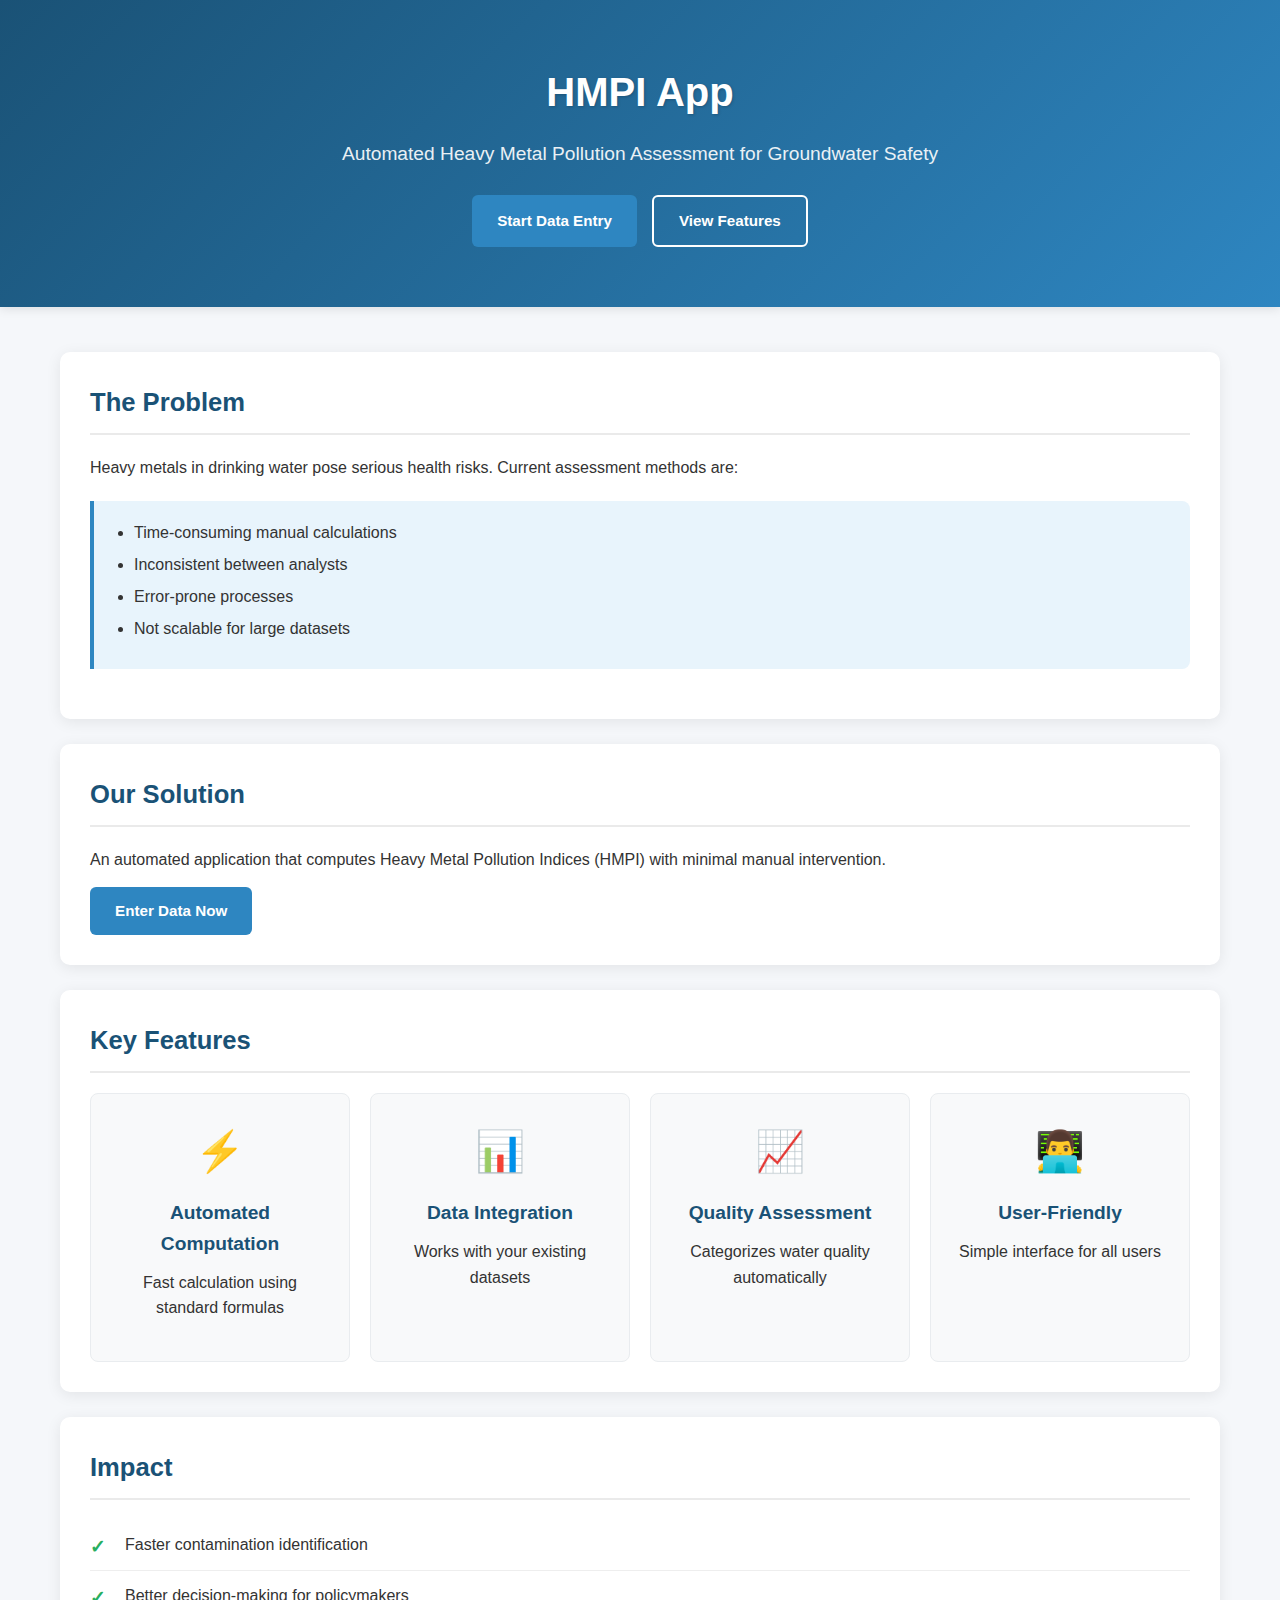
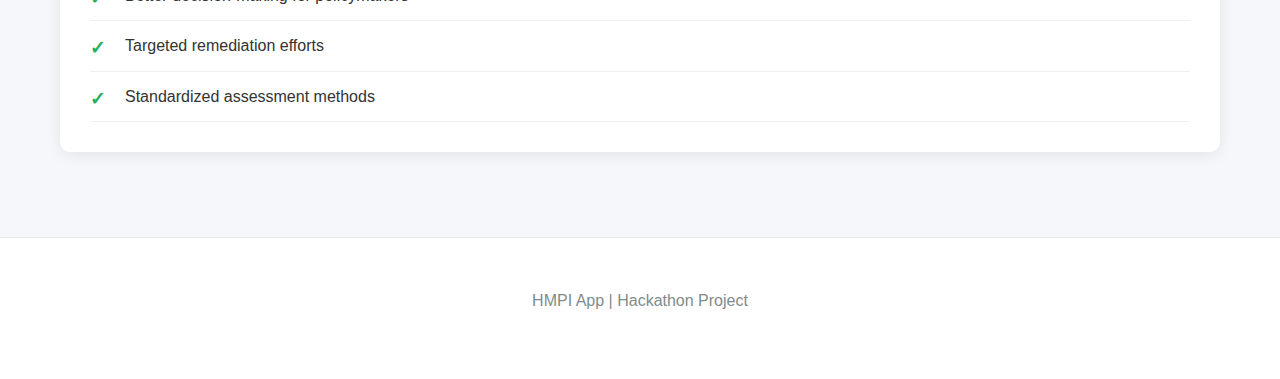
<file: index.html>
<!DOCTYPE html>
<html lang="en">
<head>
    <meta charset="UTF-8">
    <meta name="viewport" content="width=device-width, initial-scale=1.0">
    <title>HMPI App | Heavy Metal Pollution Index</title>
    <link rel="stylesheet" href="styles.css">
</head>
<body>
    <header>
        <div class="container">
            <h1>HMPI App</h1>
            <p class="tagline">Automated Heavy Metal Pollution Assessment for Groundwater Safety</p>
            <div class="header-buttons">
                <a href="data-input.html" class="cta-button">Start Data Entry</a>
                <a href="#features" class="cta-button secondary">View Features</a>
            </div>
        </div>
    </header>
    
    <div class="container">
        <section id="problem">
            <h2>The Problem</h2>
            <p>Heavy metals in drinking water pose serious health risks. Current assessment methods are:</p>
            
            <div class="highlight">
                <ul>
                    <li>Time-consuming manual calculations</li>
                    <li>Inconsistent between analysts</li>
                    <li>Error-prone processes</li>
                    <li>Not scalable for large datasets</li>
                </ul>
            </div>
        </section>
        
        <section id="solution">
            <h2>Our Solution</h2>
            <p>An automated application that computes Heavy Metal Pollution Indices (HMPI) with minimal manual intervention.</p>
            <a href="data-input.html" class="cta-button">Enter Data Now</a>
        </section>
        
        <section id="features">
            <h2>Key Features</h2>
            <div class="features-grid">
                <div class="feature-card">
                    <div class="feature-icon">⚡</div>
                    <h3>Automated Computation</h3>
                    <p>Fast calculation using standard formulas</p>
                </div>
                
                <div class="feature-card">
                    <div class="feature-icon">📊</div>
                    <h3>Data Integration</h3>
                    <p>Works with your existing datasets</p>
                </div>
                
                <div class="feature-card">
                    <div class="feature-icon">📈</div>
                    <h3>Quality Assessment</h3>
                    <p>Categorizes water quality automatically</p>
                </div>
                
                <div class="feature-card">
                    <div class="feature-icon">👨‍💻</div>
                    <h3>User-Friendly</h3>
                    <p>Simple interface for all users</p>
                </div>
            </div>
        </section>
        
        <section id="impact">
            <h2>Impact</h2>
            <ul class="impact-list">
                <li>Faster contamination identification</li>
                <li>Better decision-making for policymakers</li>
                <li>Targeted remediation efforts</li>
                <li>Standardized assessment methods</li>
            </ul>
        </section>
    </div>
    
    <footer>
        <div class="container">
            <p>HMPI App | Hackathon Project</p>
        </div>
    </footer>
</body>
</html>
</file>
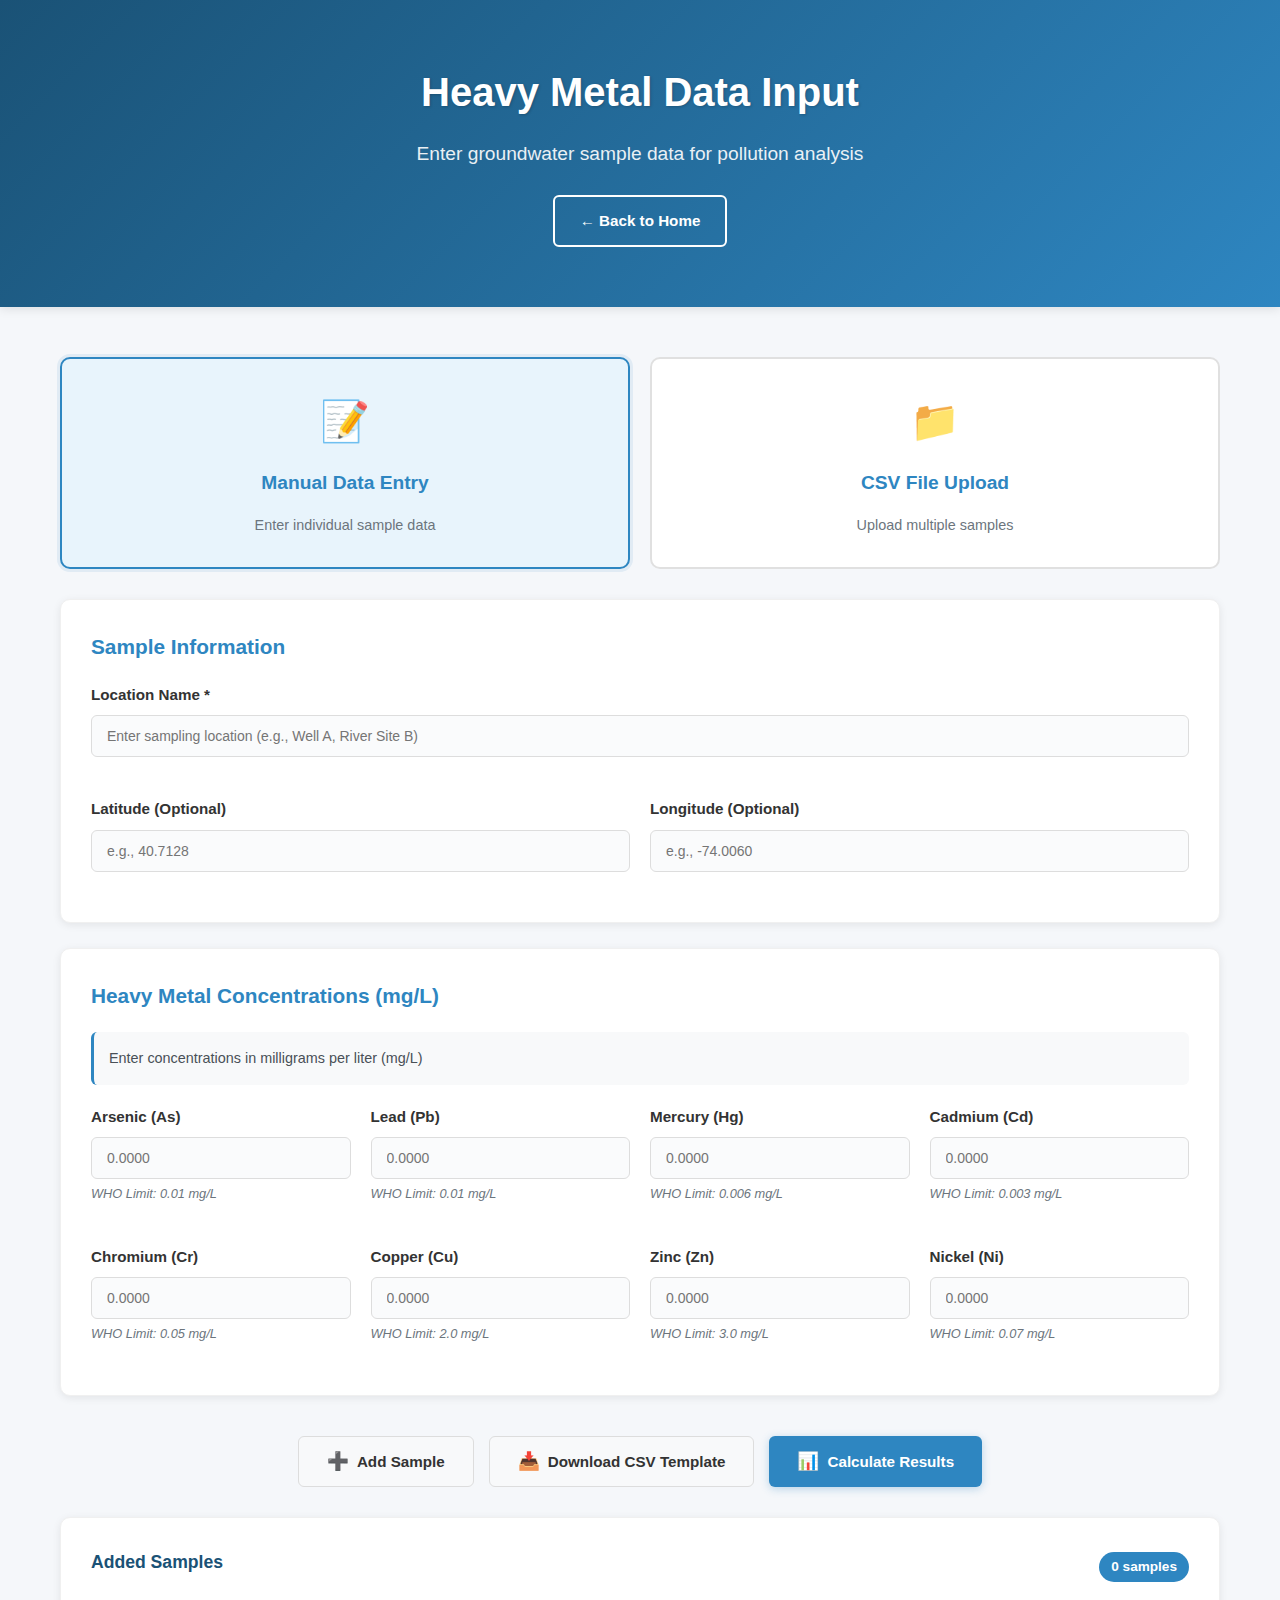
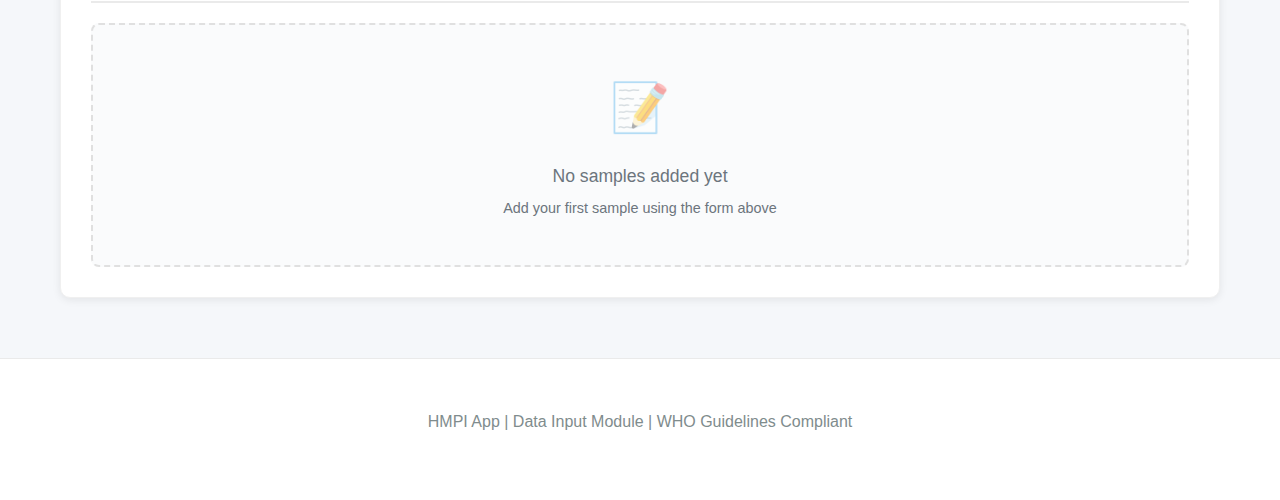
<file: data-input.html>
<!DOCTYPE html>
<html lang="en">
<head>
    <meta charset="UTF-8">
    <meta name="viewport" content="width=device-width, initial-scale=1.0">
    <title>Data Input | HMPI App</title>
    <link rel="stylesheet" href="styles.css">
</head>
<body>
    <header>
        <div class="container">
            <h1>Heavy Metal Data Input</h1>
            <p class="tagline">Enter groundwater sample data for pollution analysis</p>
            <div class="header-buttons">
                <a href="index.html" class="cta-button secondary">← Back to Home</a>
            </div>
        </div>
    </header>

    <div class="container">
        <div class="data-input-options">
            <div class="option-card active" id="manualOption">
                <div class="option-icon">📝</div>
                <h3>Manual Data Entry</h3>
                <p>Enter individual sample data</p>
            </div>
            <div class="option-card" id="csvOption">
                <div class="option-icon">📁</div>
                <h3>CSV File Upload</h3>
                <p>Upload multiple samples</p>
            </div>
        </div>

        <!-- Manual Data Entry Form -->
        <div id="manualForm" class="input-form active">
            <form id="heavyMetalForm">
                <div class="form-section">
                    <h3>Sample Information</h3>
                    <div class="form-grid">
                        <div class="form-group full-width">
                            <label for="location">Location Name *</label>
                            <input type="text" id="location" name="location" required 
                                   placeholder="Enter sampling location (e.g., Well A, River Site B)">
                        </div>
                        <div class="form-group">
                            <label for="latitude">Latitude (Optional)</label>
                            <input type="number" id="latitude" name="latitude" step="0.000001" 
                                   placeholder="e.g., 40.7128">
                        </div>
                        <div class="form-group">
                            <label for="longitude">Longitude (Optional)</label>
                            <input type="number" id="longitude" name="longitude" step="0.000001" 
                                   placeholder="e.g., -74.0060">
                        </div>
                    </div>
                </div>

                <div class="form-section">
                    <h3>Heavy Metal Concentrations (mg/L)</h3>
                    <div class="concentration-info">
                        <p>Enter concentrations in milligrams per liter (mg/L)</p>
                    </div>
                    <div class="metals-grid">
                        <div class="form-group">
                            <label for="arsenic">Arsenic (As)</label>
                            <input type="number" id="arsenic" name="arsenic" step="0.0001" min="0" 
                                   placeholder="0.0000">
                            <small>WHO Limit: 0.01 mg/L</small>
                        </div>
                        <div class="form-group">
                            <label for="lead">Lead (Pb)</label>
                            <input type="number" id="lead" name="lead" step="0.0001" min="0" 
                                   placeholder="0.0000">
                            <small>WHO Limit: 0.01 mg/L</small>
                        </div>
                        <div class="form-group">
                            <label for="mercury">Mercury (Hg)</label>
                            <input type="number" id="mercury" name="mercury" step="0.0001" min="0" 
                                   placeholder="0.0000">
                            <small>WHO Limit: 0.006 mg/L</small>
                        </div>
                        <div class="form-group">
                            <label for="cadmium">Cadmium (Cd)</label>
                            <input type="number" id="cadmium" name="cadmium" step="0.0001" min="0" 
                                   placeholder="0.0000">
                            <small>WHO Limit: 0.003 mg/L</small>
                        </div>
                        <div class="form-group">
                            <label for="chromium">Chromium (Cr)</label>
                            <input type="number" id="chromium" name="chromium" step="0.0001" min="0" 
                                   placeholder="0.0000">
                            <small>WHO Limit: 0.05 mg/L</small>
                        </div>
                        <div class="form-group">
                            <label for="copper">Copper (Cu)</label>
                            <input type="number" id="copper" name="copper" step="0.0001" min="0" 
                                   placeholder="0.0000">
                            <small>WHO Limit: 2.0 mg/L</small>
                        </div>
                        <div class="form-group">
                            <label for="zinc">Zinc (Zn)</label>
                            <input type="number" id="zinc" name="zinc" step="0.0001" min="0" 
                                   placeholder="0.0000">
                            <small>WHO Limit: 3.0 mg/L</small>
                        </div>
                        <div class="form-group">
                            <label for="nickel">Nickel (Ni)</label>
                            <input type="number" id="nickel" name="nickel" step="0.0001" min="0" 
                                   placeholder="0.0000">
                            <small>WHO Limit: 0.07 mg/L</small>
                        </div>
                    </div>
                </div>

                <div class="form-actions">
                    <button type="button" class="btn-secondary" id="addSample">
                        <span class="btn-icon">➕</span>
                        Add Sample
                    </button>
                    <button type="button" class="btn-secondary" id="downloadTemplate">
                        <span class="btn-icon">📥</span>
                        Download CSV Template
                    </button>
                    <button type="button" class="btn-primary" id="calculateResults">
                        <span class="btn-icon">📊</span>
                        Calculate Results
                    </button>
                </div>
            </form>

            <div id="sampleList" class="sample-list">
                <div class="sample-list-header">
                    <h4>Added Samples</h4>
                    <span class="sample-count" id="sampleCount">0 samples</span>
                </div>
                <div id="samplesContainer" class="samples-container">
                    <div class="no-samples">
                        <div class="no-samples-icon">📝</div>
                        <p>No samples added yet</p>
                        <small>Add your first sample using the form above</small>
                    </div>
                </div>
            </div>
        </div>

        <!-- CSV Upload Form -->
        <div id="csvForm" class="input-form">
            <div class="csv-upload-area">
                <div class="upload-box" id="uploadBox">
                    <div class="upload-icon">📁</div>
                    <h4>Upload CSV File</h4>
                    <p>Drag & drop your CSV file here or click to browse</p>
                    <input type="file" id="csvFile" accept=".csv" hidden>
                    <button type="button" class="btn-secondary" onclick="document.getElementById('csvFile').click()">
                        Browse Files
                    </button>
                </div>
                
                <div class="upload-info">
                    <div class="upload-requirements">
                        <h5>CSV File Requirements:</h5>
                        <ul>
                            <li>File must be in CSV format</li>
                            <li>Include required columns: location (required)</li>
                            <li>Optional columns: latitude, longitude</li>
                            <li>Metal columns: arsenic, lead, mercury, cadmium, chromium, copper, zinc, nickel</li>
                            <li>Concentrations should be in mg/L</li>
                            <li>Maximum file size: 10MB</li>
                        </ul>
                    </div>
                    
                    <div class="sample-csv-preview">
                        <h5>Expected CSV Format:</h5>
                        <pre>location,latitude,longitude,arsenic,lead,mercury,cadmium,chromium,copper,zinc,nickel
Well A,40.7128,-74.0060,0.010,0.015,0.001,0.005,0.050,1.300,5.000,0.020
River Site B,,,0.005,0.008,0.0005,0.002,0.020,0.800,3.500,0.015</pre>
                    </div>
                </div>
            </div>

            <div class="form-actions">
                <button type="button" class="btn-secondary" id="downloadTemplateCSV">
                    <span class="btn-icon">📥</span>
                    Download CSV Template
                </button>
                <button type="button" class="btn-primary" id="calculateCSV">
                    <span class="btn-icon">📊</span>
                    Calculate Results
                </button>
            </div>
        </div>
    </div>

    <footer>
        <div class="container">
            <p>HMPI App | Data Input Module | WHO Guidelines Compliant</p>
        </div>
    </footer>

    <script>
    // Sample data storage
    let samples = JSON.parse(localStorage.getItem('hmpiSamples')) || [];
    let sampleCount = samples.length;

    // Initialize the page
    document.addEventListener('DOMContentLoaded', function() {
        updateSampleList();
        setupEventListeners();
    });

    // Setup event listeners
    function setupEventListeners() {
        // Tab switching
        document.getElementById('manualOption').addEventListener('click', switchToManual);
        document.getElementById('csvOption').addEventListener('click', switchToCSV);

        // Manual form actions
        document.getElementById('addSample').addEventListener('click', addSample);
        document.getElementById('downloadTemplate').addEventListener('click', downloadCSVTemplate);
        document.getElementById('heavyMetalForm').addEventListener('submit', calculateManualResults);
        document.getElementById('calculateResults').addEventListener('click', calculateManualResults);

        // CSV form actions
        document.getElementById('downloadTemplateCSV').addEventListener('click', downloadCSVTemplate);
        document.getElementById('calculateCSV').addEventListener('click', calculateCSVResults);
        document.getElementById('csvFile').addEventListener('change', handleFileUpload);
    }

    // Tab switching functions
    function switchToManual() {
        document.querySelectorAll('.option-card').forEach(card => card.classList.remove('active'));
        document.querySelectorAll('.input-form').forEach(form => form.classList.remove('active'));
        this.classList.add('active');
        document.getElementById('manualForm').classList.add('active');
    }

    function switchToCSV() {
        document.querySelectorAll('.option-card').forEach(card => card.classList.remove('active'));
        document.querySelectorAll('.input-form').forEach(form => form.classList.remove('active'));
        this.classList.add('active');
        document.getElementById('csvForm').classList.add('active');
    }

    // Add sample functionality
    function addSample() {
        const form = document.getElementById('heavyMetalForm');
        
        // Get form values
        const location = document.getElementById('location').value;
        const latitude = document.getElementById('latitude').value;
        const longitude = document.getElementById('longitude').value;
        
        // Validate required fields
        if (!location) {
            alert('Please enter a location name');
            return;
        }

        // Create sample object
        const sample = {
            location: location,
            latitude: latitude ? parseFloat(latitude) : null,
            longitude: longitude ? parseFloat(longitude) : null,
            arsenic: document.getElementById('arsenic').value ? parseFloat(document.getElementById('arsenic').value) : 0,
            lead: document.getElementById('lead').value ? parseFloat(document.getElementById('lead').value) : 0,
            mercury: document.getElementById('mercury').value ? parseFloat(document.getElementById('mercury').value) : 0,
            cadmium: document.getElementById('cadmium').value ? parseFloat(document.getElementById('cadmium').value) : 0,
            chromium: document.getElementById('chromium').value ? parseFloat(document.getElementById('chromium').value) : 0,
            copper: document.getElementById('copper').value ? parseFloat(document.getElementById('copper').value) : 0,
            zinc: document.getElementById('zinc').value ? parseFloat(document.getElementById('zinc').value) : 0,
            nickel: document.getElementById('nickel').value ? parseFloat(document.getElementById('nickel').value) : 0,
            timestamp: new Date().toISOString()
        };

        // Add to samples array
        samples.push(sample);
        sampleCount = samples.length;
        
        // Save to localStorage
        localStorage.setItem('hmpiSamples', JSON.stringify(samples));
        
        // Update UI
        updateSampleList();
        
        // Clear form for next entry
        form.reset();
        
        // Show success message
        showNotification(`Sample "${sample.location}" added successfully!`, 'success');
    }

    // Update sample list display
    function updateSampleList() {
        const container = document.getElementById('samplesContainer');
        const countElement = document.getElementById('sampleCount');
        
        countElement.textContent = `${sampleCount} sample${sampleCount !== 1 ? 's' : ''}`;
        
        if (sampleCount === 0) {
            container.innerHTML = `
                <div class="no-samples">
                    <div class="no-samples-icon">📝</div>
                    <p>No samples added yet</p>
                    <small>Add your first sample using the form above</small>
                </div>
            `;
            return;
        }

        container.innerHTML = '';
        samples.forEach((sample, index) => {
            const sampleDiv = document.createElement('div');
            sampleDiv.className = 'sample-item';
            sampleDiv.innerHTML = `
                <div class="sample-info">
                    <strong>${sample.location}</strong>
                    ${sample.latitude && sample.longitude ? 
                        `<small>${sample.latitude.toFixed(4)}, ${sample.longitude.toFixed(4)}</small>` : 
                        '<small>No coordinates</small>'
                    }
                </div>
                <button type="button" class="remove-sample" onclick="removeSample(${index})">×</button>
            `;
            container.appendChild(sampleDiv);
        });
    }

    // Remove sample
    function removeSample(index) {
        if (confirm(`Are you sure you want to remove sample "${samples[index].location}"?`)) {
            samples.splice(index, 1);
            sampleCount = samples.length;
            localStorage.setItem('hmpiSamples', JSON.stringify(samples));
            updateSampleList();
            showNotification('Sample removed successfully!', 'info');
        }
    }

    // Download CSV template
    function downloadCSVTemplate() {
        const csvContent = `location,latitude,longitude,arsenic,lead,mercury,cadmium,chromium,copper,zinc,nickel
Well A,40.7128,-74.0060,0.010,0.015,0.001,0.005,0.050,1.300,5.000,0.020
River Site B,,,0.005,0.008,0.0005,0.002,0.020,0.800,3.500,0.015`;

        const blob = new Blob([csvContent], { type: 'text/csv' });
        const url = window.URL.createObjectURL(blob);
        const a = document.createElement('a');
        a.href = url;
        a.download = 'hmpi_data_template.csv';
        document.body.appendChild(a);
        a.click();
        document.body.removeChild(a);
        window.URL.revokeObjectURL(url);
        
        showNotification('CSV template downloaded successfully!', 'success');
    }

    // Handle file upload
    function handleFileUpload(e) {
        const file = e.target.files[0];
        if (file) {
            if (!file.name.toLowerCase().endsWith('.csv')) {
                alert('Please select a CSV file');
                clearFile();
                return;
            }

            if (file.size > 10 * 1024 * 1024) {
                alert('File size must be less than 10MB');
                clearFile();
                return;
            }

            document.getElementById('uploadBox').innerHTML = `
                <div class="upload-success">✓</div>
                <h4>File Ready</h4>
                <p>${file.name}</p>
                <button type="button" class="btn-secondary" onclick="clearFile()">Change File</button>
            `;
        }
    }

    // Clear uploaded file
    function clearFile() {
        document.getElementById('csvFile').value = '';
        document.getElementById('uploadBox').innerHTML = `
            <div class="upload-icon">📁</div>
            <h4>Upload CSV File</h4>
            <p>Drag & drop your CSV file here or click to browse</p>
            <button type="button" class="btn-secondary" onclick="document.getElementById('csvFile').click()">Browse Files</button>
        `;
    }

    // Calculate results for manual entry - SIMPLIFIED
    function calculateManualResults(e) {
        e.preventDefault();
        
        if (samples.length === 0) {
            alert('Please add at least one sample before calculating results');
            return;
        }

        // Save and redirect immediately
        localStorage.setItem('hmpiSamples', JSON.stringify(samples));
        window.location.href = 'results.html';
    }

    // Calculate results for CSV upload - SIMPLIFIED
    function calculateCSVResults() {
        const file = document.getElementById('csvFile').files[0];
        if (!file) {
            alert('Please select a CSV file first');
            return;
        }

        // For now, just save current samples and redirect
        // CSV processing can be added later
        localStorage.setItem('hmpiSamples', JSON.stringify(samples));
        window.location.href = 'results.html';
    }

    // Show notification
    function showNotification(message, type = 'info') {
        const notification = document.createElement('div');
        notification.className = `notification notification-${type}`;
        notification.innerHTML = `
            <span class="notification-message">${message}</span>
            <button class="notification-close" onclick="this.parentElement.remove()">×</button>
        `;
        
        document.body.appendChild(notification);
        
        setTimeout(() => {
            if (notification.parentElement) {
                notification.remove();
            }
        }, 3000);
    }
</script>
</body>
</html>
</file>
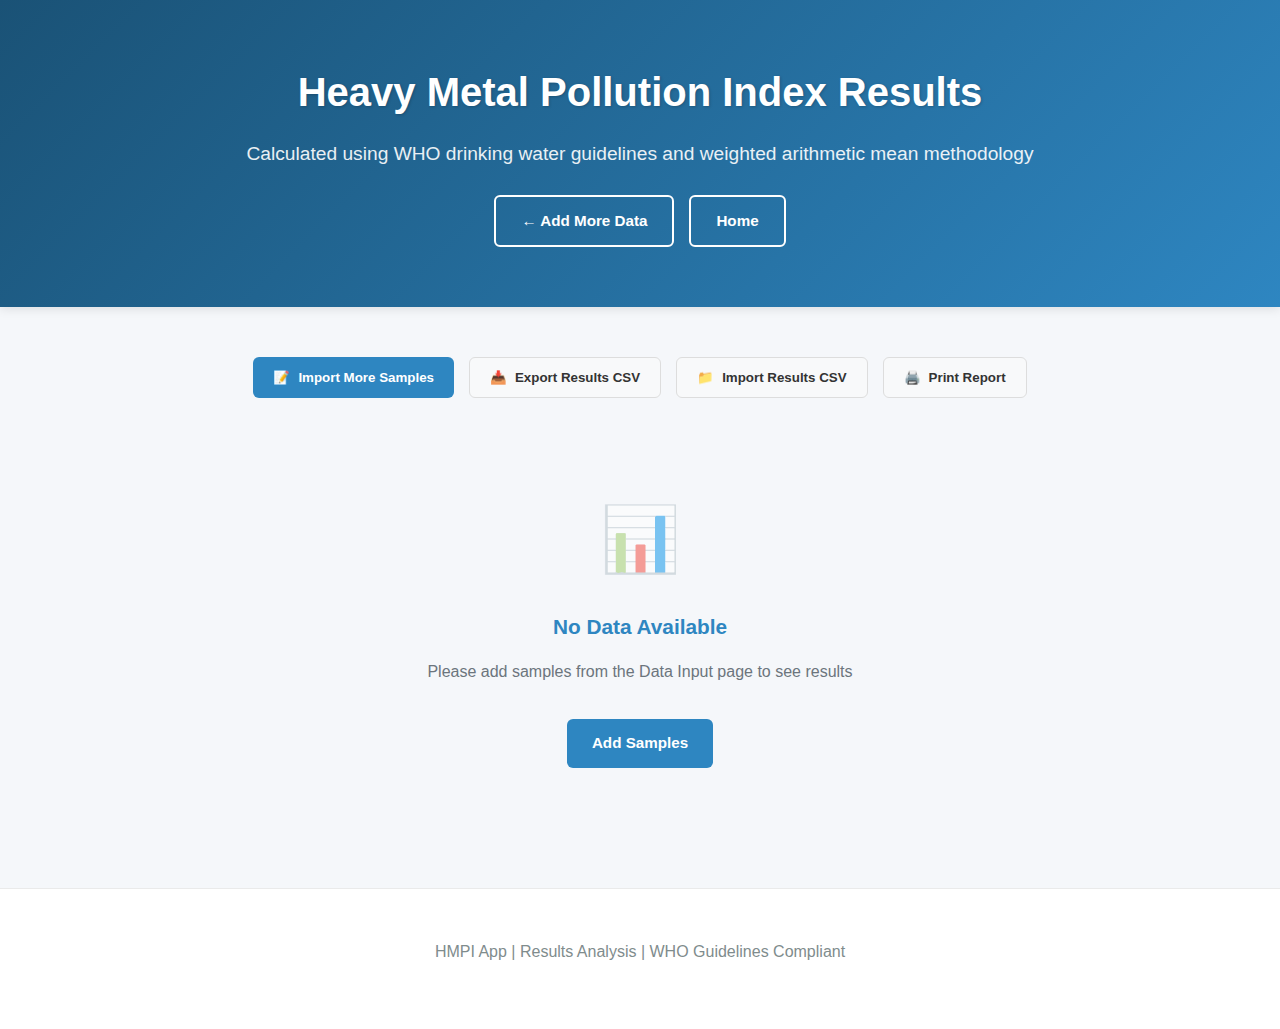
<file: results.html>
<!DOCTYPE html>
<html lang="en">
<head>
    <meta charset="UTF-8">
    <meta name="viewport" content="width=device-width, initial-scale=1.0">
    <title>Results | HMPI App</title>
    <link rel="stylesheet" href="styles.css">
    <style>
        .results-header {
            text-align: center;
            margin-bottom: 40px;
        }
        
        .results-header h1 {
            color: #1a5276;
            margin-bottom: 10px;
        }
        
        .results-header .subtitle {
            color: #6c757d;
            font-size: 1.1rem;
        }
        
        .total-samples {
            background: #e8f4fc;
            padding: 20px;
            border-radius: 10px;
            text-align: center;
            margin-bottom: 30px;
            border-left: 4px solid #2e86c1;
        }
        
        .total-samples h2 {
            color: #1a5276;
            margin-bottom: 10px;
        }
        
        .action-buttons {
            display: flex;
            gap: 15px;
            justify-content: center;
            margin: 30px 0;
            flex-wrap: wrap;
        }
        
        .action-btn {
            display: inline-flex;
            align-items: center;
            gap: 8px;
            background: #2e86c1;
            color: white;
            padding: 12px 20px;
            border: none;
            border-radius: 6px;
            cursor: pointer;
            font-weight: 600;
            transition: all 0.3s ease;
            text-decoration: none;
        }
        
        .action-btn:hover {
            background: #1a5276;
            transform: translateY(-2px);
        }
        
        .action-btn.secondary {
            background: #f8f9fa;
            color: #333;
            border: 1px solid #ddd;
        }
        
        .action-btn.secondary:hover {
            background: #e9ecef;
            border-color: #2e86c1;
        }
        
        .sample-card {
            background: white;
            border-radius: 10px;
            padding: 25px;
            margin-bottom: 25px;
            box-shadow: 0 3px 15px rgba(0, 0, 0, 0.08);
            border-left: 4px solid #28a745;
        }
        
        .sample-header {
            display: flex;
            justify-content: space-between;
            align-items: center;
            margin-bottom: 15px;
        }
        
        .sample-number {
            background: #1a5276;
            color: white;
            padding: 8px 16px;
            border-radius: 20px;
            font-weight: bold;
            font-size: 0.9rem;
        }
        
        .sample-category {
            padding: 6px 12px;
            border-radius: 6px;
            font-weight: bold;
            font-size: 0.9rem;
        }
        
        .results-table {
            width: 100%;
            border-collapse: collapse;
            margin: 20px 0;
            background: white;
            border-radius: 8px;
            overflow: hidden;
            box-shadow: 0 2px 8px rgba(0, 0, 0, 0.1);
        }
        
        .results-table th {
            background: #f8f9fa;
            padding: 15px;
            text-align: left;
            font-weight: 600;
            color: #1a5276;
            border-bottom: 2px solid #e9ecef;
        }
        
        .results-table td {
            padding: 15px;
            border-bottom: 1px solid #e9ecef;
        }
        
        .results-table tr:last-child td {
            border-bottom: none;
        }
        
        .category-badge {
            padding: 6px 12px;
            border-radius: 20px;
            font-size: 0.85rem;
            font-weight: 600;
        }
        
        .excellent { background: #d4edda; color: #155724; border-left-color: #28a745; }
        .good { background: #d1ecf1; color: #0c5460; border-left-color: #20c997; }
        .poor { background: #fff3cd; color: #856404; border-left-color: #ffc107; }
        .very-poor { background: #ffeaa7; color: #856404; border-left-color: #fd7e14; }
        .unsuitable { background: #f8d7da; color: #721c24; border-left-color: #dc3545; }
        
        .guidelines-section {
            background: #f8f9fa;
            padding: 30px;
            border-radius: 10px;
            margin-top: 40px;
        }
        
        .guidelines-grid {
            display: grid;
            grid-template-columns: repeat(auto-fit, minmax(200px, 1fr));
            gap: 15px;
            margin-top: 20px;
        }
        
        .guideline-card {
            padding: 20px;
            border-radius: 8px;
            text-align: center;
        }
        
        .guideline-card h3 {
            margin-bottom: 10px;
            font-size: 1.1rem;
        }
        
        .guideline-card p {
            margin-bottom: 10px;
            font-size: 0.9rem;
        }
        
        .risk-assessment {
            background: #fff3cd;
            padding: 25px;
            border-radius: 8px;
            margin-top: 30px;
            border-left: 4px solid #ffc107;
        }
        
        .risk-assessment h3 {
            color: #856404;
            margin-bottom: 15px;
        }
        
        .empty-state {
            text-align: center;
            padding: 60px 20px;
            color: #6c757d;
        }
        
        .empty-state-icon {
            font-size: 4rem;
            margin-bottom: 20px;
            opacity: 0.5;
        }

        /* Modal Styles */
        .modal {
            display: none;
            position: fixed;
            z-index: 1000;
            left: 0;
            top: 0;
            width: 100%;
            height: 100%;
            background-color: rgba(0,0,0,0.5);
        }

        .modal-content {
            background-color: white;
            margin: 5% auto;
            padding: 0;
            border-radius: 10px;
            width: 90%;
            max-width: 500px;
            box-shadow: 0 4px 20px rgba(0,0,0,0.2);
        }

        .modal-header {
            padding: 20px;
            border-bottom: 1px solid #e9ecef;
            display: flex;
            justify-content: space-between;
            align-items: center;
        }

        .modal-header h3 {
            margin: 0;
            color: #1a5276;
        }

        .close {
            color: #6c757d;
            font-size: 24px;
            font-weight: bold;
            cursor: pointer;
        }

        .close:hover {
            color: #333;
        }

        .modal-body {
            padding: 20px;
            max-height: 60vh;
            overflow-y: auto;
        }

        .modal-footer {
            padding: 20px;
            border-top: 1px solid #e9ecef;
            display: flex;
            justify-content: flex-end;
            gap: 10px;
        }

        .upload-area {
            border: 2px dashed #2e86c1;
            border-radius: 8px;
            padding: 40px 20px;
            text-align: center;
            background: #f8f9fa;
            cursor: pointer;
            transition: all 0.3s ease;
            margin-bottom: 20px;
        }

        .upload-area:hover {
            background: #e8f4fc;
            border-color: #1a5276;
        }

        .upload-icon {
            font-size: 3rem;
            margin-bottom: 15px;
            opacity: 0.7;
        }

        .file-input {
            display: none;
        }

        .sample-actions {
            display: flex;
            gap: 10px;
            margin-top: 15px;
            justify-content: flex-end;
        }

        .sample-action-btn {
            background: none;
            border: 1px solid #ddd;
            padding: 6px 12px;
            border-radius: 4px;
            cursor: pointer;
            font-size: 0.8rem;
            transition: all 0.2s ease;
        }

        .sample-action-btn:hover {
            background: #f8f9fa;
            border-color: #2e86c1;
        }

        .sample-action-btn.delete:hover {
            background: #dc3545;
            color: white;
            border-color: #dc3545;
        }
    </style>
</head>
<body>
    <header>
        <div class="container">
            <h1>Heavy Metal Pollution Index Results</h1>
            <p class="tagline">Calculated using WHO drinking water guidelines and weighted arithmetic mean methodology</p>
            <div class="header-buttons">
                <a href="data-input.html" class="cta-button secondary">← Add More Data</a>
                <a href="index.html" class="cta-button secondary">Home</a>
            </div>
        </div>
    </header>

    <div class="container">
        <div class="action-buttons">
            <button class="action-btn" id="importSamplesBtn">
                <span>📝</span>
                Import More Samples
            </button>
            <button class="action-btn secondary" id="exportCSVBtn">
                <span>📥</span>
                Export Results CSV
            </button>
            <button class="action-btn secondary" id="importCSVBtn">
                <span>📁</span>
                Import Results CSV
            </button>
            <button class="action-btn secondary" id="printReportBtn">
                <span>🖨️</span>
                Print Report
            </button>
        </div>

        <div id="resultsContainer">
            <div class="empty-state">
                <div class="empty-state-icon">📊</div>
                <h3>No Data Available</h3>
                <p>Please add samples from the Data Input page to see results</p>
                <a href="data-input.html" class="cta-button" style="margin-top: 20px;">Add Samples</a>
            </div>
        </div>
    </div>

    <!-- Import Samples Modal -->
    <div id="importModal" class="modal">
        <div class="modal-content">
            <div class="modal-header">
                <h3>Import More Samples</h3>
                <span class="close">&times;</span>
            </div>
            <div class="modal-body">
                <div class="upload-area" id="uploadArea">
                    <div class="upload-icon">📁</div>
                    <h4>Upload CSV File</h4>
                    <p>Drag & drop your CSV file here or click to browse</p>
                    <input type="file" id="csvFileInput" class="file-input" accept=".csv">
                    <button type="button" class="action-btn secondary" onclick="document.getElementById('csvFileInput').click()">
                        Browse Files
                    </button>
                </div>
                <div style="text-align: center; margin-top: 20px;">
                    <p>Or</p>
                    <a href="data-input.html" class="action-btn">
                        <span>📝</span>
                        Add Manual Entry
                    </a>
                </div>
            </div>
            <div class="modal-footer">
                <button class="action-btn secondary" id="cancelImport">Cancel</button>
                <button class="action-btn" id="processImport" disabled>Process File</button>
            </div>
        </div>
    </div>

    <footer>
        <div class="container">
            <p>HMPI App | Results Analysis | WHO Guidelines Compliant</p>
        </div>
    </footer>

    <script>
        let samples = [];

        // Load and display results
        document.addEventListener('DOMContentLoaded', function() {
            loadSamples();
            setupEventListeners();
        });

        function loadSamples() {
            samples = JSON.parse(localStorage.getItem('hmpiSamples')) || [];
            displayResults();
        }

        function setupEventListeners() {
            // Button event listeners
            document.getElementById('importSamplesBtn').addEventListener('click', () => {
                document.getElementById('importModal').style.display = 'block';
            });

            document.getElementById('exportCSVBtn').addEventListener('click', exportToCSV);
            document.getElementById('importCSVBtn').addEventListener('click', () => {
                document.getElementById('importModal').style.display = 'block';
            });

            document.getElementById('printReportBtn').addEventListener('click', () => {
                window.print();
            });

            // Modal event listeners
            document.querySelector('.close').addEventListener('click', () => {
                document.getElementById('importModal').style.display = 'none';
            });

            document.getElementById('cancelImport').addEventListener('click', () => {
                document.getElementById('importModal').style.display = 'none';
            });

            document.getElementById('processImport').addEventListener('click', processCSVFile);

            // File upload handling
            document.getElementById('csvFileInput').addEventListener('change', handleFileSelect);
            document.getElementById('uploadArea').addEventListener('click', () => {
                document.getElementById('csvFileInput').click();
            });

            // Drag and drop
            document.getElementById('uploadArea').addEventListener('dragover', (e) => {
                e.preventDefault();
                document.getElementById('uploadArea').style.background = '#e8f4fc';
            });

            document.getElementById('uploadArea').addEventListener('dragleave', () => {
                document.getElementById('uploadArea').style.background = '#f8f9fa';
            });

            document.getElementById('uploadArea').addEventListener('drop', (e) => {
                e.preventDefault();
                document.getElementById('uploadArea').style.background = '#f8f9fa';
                const files = e.dataTransfer.files;
                if (files.length > 0) {
                    document.getElementById('csvFileInput').files = files;
                    handleFileSelect();
                }
            });
        }

        function handleFileSelect() {
            const file = document.getElementById('csvFileInput').files[0];
            if (file) {
                document.getElementById('uploadArea').innerHTML = `
                    <div style="color: #28a745; font-size: 3rem;">✓</div>
                    <h4>File Ready</h4>
                    <p>${file.name}</p>
                    <small>${(file.size / 1024).toFixed(2)} KB</small>
                `;
                document.getElementById('processImport').disabled = false;
            }
        }

        function processCSVFile() {
            const file = document.getElementById('csvFileInput').files[0];
            if (!file) {
                alert('Please select a CSV file first');
                return;
            }

            const reader = new FileReader();
            reader.onload = function(e) {
                try {
                    const csvData = e.target.result;
                    const newSamples = parseCSVData(csvData);
                    
                    if (newSamples.length > 0) {
                        // Merge with existing samples
                        samples = [...samples, ...newSamples];
                        localStorage.setItem('hmpiSamples', JSON.stringify(samples));
                        
                        document.getElementById('importModal').style.display = 'none';
                        displayResults();
                        
                        alert(`Successfully imported ${newSamples.length} samples!`);
                    } else {
                        alert('No valid samples found in the CSV file.');
                    }
                } catch (error) {
                    alert('Error processing CSV file: ' + error.message);
                }
            };
            reader.readAsText(file);
        }

        function parseCSVData(csvData) {
            const lines = csvData.split('\n').filter(line => line.trim());
            if (lines.length < 2) return [];

            const headers = lines[0].split(',').map(h => h.trim().toLowerCase());
            const newSamples = [];

            for (let i = 1; i < lines.length; i++) {
                const values = lines[i].split(',').map(v => v.trim());
                const sample = {};

                headers.forEach((header, index) => {
                    if (values[index] && values[index] !== '') {
                        if (['latitude', 'longitude', 'arsenic', 'lead', 'mercury', 'cadmium', 'chromium', 'copper', 'zinc', 'nickel'].includes(header)) {
                            sample[header] = parseFloat(values[index]);
                        } else {
                            sample[header] = values[index];
                        }
                    }
                });

                if (sample.location) {
                    sample.timestamp = new Date().toISOString();
                    newSamples.push(sample);
                }
            }

            return newSamples;
        }

        function displayResults() {
            const container = document.getElementById('resultsContainer');
            
            if (samples.length === 0) {
                container.innerHTML = `
                    <div class="empty-state">
                        <div class="empty-state-icon">📊</div>
                        <h3>No Data Available</h3>
                        <p>Please add samples from the Data Input page to see results</p>
                        <a href="data-input.html" class="cta-button" style="margin-top: 20px;">Add Samples</a>
                    </div>
                `;
                return;
            }

            let html = `
                <div class="total-samples">
                    <h2>Total samples analyzed: ${samples.length}</h2>
                </div>
            `;

            samples.forEach((sample, index) => {
                const hmpi = calculateHMPI(sample);
                const category = categorizeHMPI(hmpi);
                const coordinates = sample.latitude && sample.longitude ? 
                    `${sample.latitude}, ${sample.longitude}` : 'Not provided';

                html += `
                    <div class="sample-card ${category.class}">
                        <div class="sample-header">
                            <div class="sample-number">${index + 1}</div>
                            <div class="sample-category ${category.class}">${category.category}</div>
                        </div>
                        
                        <table class="results-table">
                            <thead>
                                <tr>
                                    <th>Location</th>
                                    <th>HMPI Value</th>
                                    <th>Category</th>
                                    <th>Risk Level</th>
                                    <th>Coordinates</th>
                                </tr>
                            </thead>
                            <tbody>
                                <tr>
                                    <td><strong>${sample.location}</strong></td>
                                    <td><strong style="font-size: 1.2rem;">${hmpi}</strong></td>
                                    <td><span class="category-badge ${category.class}">${category.category}</span></td>
                                    <td>${category.risk}</td>
                                    <td>${coordinates}</td>
                                </tr>
                            </tbody>
                        </table>
                        
                        <div class="sample-actions">
                            <button class="sample-action-btn" onclick="viewSampleDetails(${index})">
                                👁️ View Details
                            </button>
                            <button class="sample-action-btn delete" onclick="deleteSample(${index})">
                                🗑️ Delete
                            </button>
                        </div>
                    </div>
                `;
            });

            // Add guidelines section
            html += `
                <div class="guidelines-section">
                    <h2>Interpretation Guidelines</h2>
                    <h3>HMPI Categories</h3>
                    <div class="guidelines-grid">
                        <div class="guideline-card excellent">
                            <h3>Excellent (≤25)</h3>
                            <p>Safe for consumption</p>
                            <div class="risk-level">Low Risk</div>
                        </div>
                        <div class="guideline-card good">
                            <h3>Good (26-50)</h3>
                            <p>Acceptable quality</p>
                            <div class="risk-level">Moderate Risk</div>
                        </div>
                        <div class="guideline-card poor">
                            <h3>Poor (51-75)</h3>
                            <p>Requires treatment</p>
                            <div class="risk-level">High Risk</div>
                        </div>
                        <div class="guideline-card very-poor">
                            <h3>Very Poor (76-100)</h3>
                            <p>Significant contamination</p>
                            <div class="risk-level">Very High Risk</div>
                        </div>
                        <div class="guideline-card unsuitable">
                            <h3>Unsuitable (>100)</h3>
                            <p>Not suitable for consumption</p>
                            <div class="risk-level">Critical Risk</div>
                        </div>
                    </div>
                </div>
                
                <div class="risk-assessment">
                    <h3>Risk Assessment</h3>
                    <p>Values are calculated based on WHO drinking water guidelines. Samples with "High" or "Very High" risk levels require immediate attention and appropriate treatment measures.</p>
                </div>
            `;

            container.innerHTML = html;
        }

        function calculateHMPI(sample) {
            const whoLimits = {
                arsenic: 0.01,
                lead: 0.01,
                mercury: 0.006,
                cadmium: 0.003,
                chromium: 0.05,
                copper: 2.0,
                zinc: 3.0,
                nickel: 0.07
            };

            let hmpi = 0;
            
            for (const [metal, concentration] of Object.entries(sample)) {
                if (whoLimits[metal] && concentration && !isNaN(concentration) && concentration > 0) {
                    // Standard HMPI formula: Σ (Concentration / Permissible Limit)
                    const contaminationIndex = concentration / whoLimits[metal];
                    hmpi += contaminationIndex;
                }
            }
            
            // Return the SUM, not the average
            return Math.round(hmpi);
        }

        function categorizeHMPI(hmpi) {
            if (hmpi <= 25) return { category: 'Excellent', risk: 'Low', class: 'excellent' };
            if (hmpi <= 50) return { category: 'Good', risk: 'Moderate', class: 'good' };
            if (hmpi <= 75) return { category: 'Poor', risk: 'High', class: 'poor' };
            if (hmpi <= 100) return { category: 'Very Poor', risk: 'Very High', class: 'very-poor' };
            return { category: 'Unsuitable', risk: 'Critical', class: 'unsuitable' };
        }

        function exportToCSV() {
            if (samples.length === 0) {
                alert('No samples to export');
                return;
            }

            let csv = 'Location,Latitude,Longitude,Arsenic,Lead,Mercury,Cadmium,Chromium,Copper,Zinc,Nickel,HMPI Value,Category,Risk Level\n';
            
            samples.forEach((sample) => {
                const hmpi = calculateHMPI(sample);
                const category = categorizeHMPI(hmpi);
                
                csv += `"${sample.location}",${sample.latitude || ''},${sample.longitude || ''},${sample.arsenic || 0},${sample.lead || 0},${sample.mercury || 0},${sample.cadmium || 0},${sample.chromium || 0},${sample.copper || 0},${sample.zinc || 0},${sample.nickel || 0},${hmpi},${category.category},${category.risk}\n`;
            });

            const blob = new Blob([csv], { type: 'text/csv' });
            const url = window.URL.createObjectURL(blob);
            const a = document.createElement('a');
            a.href = url;
            a.download = 'hmpi_results.csv';
            document.body.appendChild(a);
            a.click();
            document.body.removeChild(a);
            window.URL.revokeObjectURL(url);
        }

        function viewSampleDetails(index) {
            const sample = samples[index];
            const hmpi = calculateHMPI(sample);
            const category = categorizeHMPI(hmpi);
            
            let details = `Sample Details:\n\n`;
            details += `Location: ${sample.location}\n`;
            details += `Coordinates: ${sample.latitude && sample.longitude ? `${sample.latitude}, ${sample.longitude}` : 'Not provided'}\n`;
            details += `HMPI Value: ${hmpi}\n`;
            details += `Category: ${category.category}\n`;
            details += `Risk Level: ${category.risk}\n\n`;
            details += `Metal Concentrations (mg/L):\n`;
            details += `Arsenic: ${sample.arsenic || 0}\n`;
            details += `Lead: ${sample.lead || 0}\n`;
            details += `Mercury: ${sample.mercury || 0}\n`;
            details += `Cadmium: ${sample.cadmium || 0}\n`;
            details += `Chromium: ${sample.chromium || 0}\n`;
            details += `Copper: ${sample.copper || 0}\n`;
            details += `Zinc: ${sample.zinc || 0}\n`;
            details += `Nickel: ${sample.nickel || 0}\n`;
            
            alert(details);
        }

        function deleteSample(index) {
            if (confirm(`Are you sure you want to delete sample "${samples[index].location}"?`)) {
                samples.splice(index, 1);
                localStorage.setItem('hmpiSamples', JSON.stringify(samples));
                displayResults();
            }
        }

        // Close modal when clicking outside
        window.onclick = function(event) {
            const modal = document.getElementById('importModal');
            if (event.target === modal) {
                modal.style.display = 'none';
            }
        }
    </script>
</body>
</html>
</file>
<file: styles.css>
/* Reset and Base Styles */
* {
    margin: 0;
    padding: 0;
    box-sizing: border-box;
    font-family: 'Segoe UI', Tahoma, Geneva, Verdana, sans-serif;
}

body {
    background-color: #f5f7fa;
    color: #333;
    line-height: 1.6;
    min-height: 100vh;
}

.container {
    max-width: 1200px;
    margin: 0 auto;
    padding: 20px;
}

/* Header Styles */
header {
    background: linear-gradient(135deg, #1a5276 0%, #2e86c1 100%);
    color: white;
    padding: 40px 20px;
    text-align: center;
    box-shadow: 0 2px 10px rgba(0, 0, 0, 0.1);
}

h1 {
    font-size: 2.5rem;
    margin-bottom: 15px;
    text-shadow: 1px 1px 3px rgba(0, 0, 0, 0.2);
}

.tagline {
    font-size: 1.2rem;
    max-width: 800px;
    margin: 0 auto 25px;
    opacity: 0.9;
    font-weight: 300;
}

.header-buttons {
    display: flex;
    gap: 15px;
    justify-content: center;
    flex-wrap: wrap;
    margin-top: 20px;
}

/* Section Styles */
section {
    background: white;
    margin: 25px 0;
    padding: 30px;
    border-radius: 10px;
    box-shadow: 0 3px 15px rgba(0, 0, 0, 0.08);
}

h2 {
    color: #1a5276;
    margin-bottom: 20px;
    font-size: 1.6rem;
    border-bottom: 2px solid #eaeaea;
    padding-bottom: 10px;
}

h3 {
    color: #2e86c1;
    margin-bottom: 15px;
    font-size: 1.3rem;
}

h4 {
    color: #1a5276;
    margin-bottom: 10px;
    font-size: 1.1rem;
}

p {
    margin-bottom: 15px;
    font-size: 1rem;
}

/* Highlight Box */
.highlight {
    background-color: #e8f4fc;
    padding: 20px;
    border-left: 4px solid #2e86c1;
    margin: 20px 0;
    border-radius: 0 8px 8px 0;
}

.highlight ul {
    margin-left: 20px;
}

.highlight li {
    margin-bottom: 8px;
    line-height: 1.5;
}

/* Features Grid */
.features-grid {
    display: grid;
    grid-template-columns: repeat(auto-fit, minmax(250px, 1fr));
    gap: 20px;
    margin-top: 20px;
}

.feature-card {
    background: #f8f9fa;
    padding: 25px;
    border-radius: 8px;
    text-align: center;
    transition: all 0.3s ease;
    border: 1px solid #e9ecef;
}

.feature-card:hover {
    transform: translateY(-5px);
    box-shadow: 0 5px 20px rgba(0, 0, 0, 0.1);
}

.feature-icon {
    font-size: 2.5rem;
    color: #2e86c1;
    margin-bottom: 15px;
}

.feature-card h3 {
    color: #1a5276;
    margin-bottom: 10px;
    font-size: 1.2rem;
}

/* Impact List */
.impact-list {
    list-style-type: none;
}

.impact-list li {
    padding: 12px 0 12px 35px;
    border-bottom: 1px solid #eee;
    position: relative;
    font-size: 1rem;
}

.impact-list li:before {
    content: "✓";
    color: #27ae60;
    font-weight: bold;
    position: absolute;
    left: 0;
    font-size: 1.2rem;
}

/* Footer */
footer {
    text-align: center;
    padding: 30px 20px;
    margin-top: 40px;
    color: #7f8c8d;
    border-top: 1px solid #eaeaea;
    background: white;
}

/* Button Styles */
.cta-button {
    display: inline-flex;
    align-items: center;
    gap: 8px;
    background: #2e86c1;
    color: white;
    padding: 12px 25px;
    border-radius: 6px;
    text-decoration: none;
    font-weight: 600;
    transition: all 0.3s ease;
    border: none;
    cursor: pointer;
    font-size: 0.95rem;
}

.cta-button:hover {
    background: #1a5276;
    transform: translateY(-2px);
    box-shadow: 0 4px 12px rgba(26, 82, 118, 0.3);
}

.cta-button.secondary {
    background: transparent;
    border: 2px solid white;
    color: white;
}

.cta-button.secondary:hover {
    background: rgba(255, 255, 255, 0.1);
    transform: translateY(-2px);
}

/* Data Input Page Specific Styles */
.data-input-options {
    display: grid;
    grid-template-columns: 1fr 1fr;
    gap: 20px;
    margin: 30px 0;
}

.option-card {
    background: white;
    padding: 30px 25px;
    border-radius: 10px;
    text-align: center;
    cursor: pointer;
    border: 2px solid #e0e0e0;
    transition: all 0.3s ease;
    display: flex;
    flex-direction: column;
    align-items: center;
    gap: 10px;
}

.option-card:hover {
    border-color: #2e86c1;
    transform: translateY(-3px);
    box-shadow: 0 5px 15px rgba(0, 0, 0, 0.1);
}

.option-card.active {
    border-color: #2e86c1;
    background: #e8f4fc;
    box-shadow: 0 0 0 3px rgba(46, 134, 193, 0.1);
}

.option-icon {
    font-size: 2.5rem;
    margin-bottom: 5px;
}

.option-card h3 {
    margin-bottom: 5px;
    font-size: 1.2rem;
}

.option-card p {
    color: #6c757d;
    font-size: 0.9rem;
    margin-bottom: 0;
}

/* Input Forms */
.input-form {
    display: none;
    animation: fadeIn 0.3s ease;
}

.input-form.active {
    display: block;
}

@keyframes fadeIn {
    from { opacity: 0; transform: translateY(10px); }
    to { opacity: 1; transform: translateY(0); }
}

.form-section {
    background: white;
    padding: 30px;
    border-radius: 10px;
    margin-bottom: 25px;
    box-shadow: 0 2px 8px rgba(0, 0, 0, 0.08);
    border: 1px solid #f0f0f0;
}

.form-section h3 {
    display: flex;
    align-items: center;
    gap: 10px;
    margin-bottom: 20px;
    font-size: 1.3rem;
}

.form-grid {
    display: grid;
    grid-template-columns: 1fr 1fr;
    gap: 20px;
}

.form-group {
    margin-bottom: 20px;
}

.form-group.full-width {
    grid-column: 1 / -1;
}

label {
    display: block;
    margin-bottom: 8px;
    font-weight: 600;
    color: #333;
    font-size: 0.95rem;
}

input[type="text"],
input[type="number"] {
    width: 100%;
    padding: 12px 15px;
    border: 1px solid #ddd;
    border-radius: 6px;
    font-size: 14px;
    transition: all 0.3s ease;
    background: #fafbfc;
}

input[type="text"]:focus,
input[type="number"]:focus {
    outline: none;
    border-color: #2e86c1;
    box-shadow: 0 0 0 3px rgba(46, 134, 193, 0.1);
    background: white;
}

/* Metals Grid */
.concentration-info {
    background: #f8f9fa;
    padding: 15px;
    border-radius: 6px;
    margin-bottom: 20px;
    border-left: 3px solid #2e86c1;
}

.concentration-info p {
    margin-bottom: 0;
    color: #495057;
    font-size: 0.9rem;
}

.metals-grid {
    display: grid;
    grid-template-columns: repeat(auto-fit, minmax(220px, 1fr));
    gap: 20px;
}

.metals-grid .form-group {
    position: relative;
}

.metals-grid small {
    display: block;
    margin-top: 5px;
    color: #6c757d;
    font-size: 0.8rem;
    font-style: italic;
}

/* Form Actions */
.form-actions {
    display: flex;
    gap: 15px;
    justify-content: center;
    margin: 40px 0 20px;
    flex-wrap: wrap;
}

.btn-primary, .btn-secondary {
    display: inline-flex;
    align-items: center;
    gap: 8px;
    padding: 14px 28px;
    border: none;
    border-radius: 6px;
    font-weight: 600;
    cursor: pointer;
    transition: all 0.3s ease;
    font-size: 0.95rem;
    min-width: 160px;
    justify-content: center;
}

.btn-primary {
    background: #2e86c1;
    color: white;
    box-shadow: 0 2px 8px rgba(46, 134, 193, 0.3);
}

.btn-primary:hover {
    background: #1a5276;
    transform: translateY(-2px);
    box-shadow: 0 4px 12px rgba(26, 82, 118, 0.4);
}

.btn-secondary {
    background: #f8f9fa;
    color: #333;
    border: 1px solid #ddd;
}

.btn-secondary:hover {
    background: #e9ecef;
    border-color: #2e86c1;
    transform: translateY(-2px);
    box-shadow: 0 2px 8px rgba(0, 0, 0, 0.1);
}

.btn-icon {
    font-size: 1.1rem;
}

/* Sample List */
.sample-list {
    background: white;
    padding: 30px;
    border-radius: 10px;
    margin-top: 30px;
    box-shadow: 0 2px 8px rgba(0, 0, 0, 0.08);
    border: 1px solid #f0f0f0;
}

.sample-list-header {
    display: flex;
    justify-content: space-between;
    align-items: center;
    margin-bottom: 20px;
    padding-bottom: 15px;
    border-bottom: 2px solid #eaeaea;
}

.sample-count {
    background: #2e86c1;
    color: white;
    padding: 4px 12px;
    border-radius: 20px;
    font-size: 0.85rem;
    font-weight: 600;
}

.samples-container {
    min-height: 120px;
    border: 2px dashed #e0e0e0;
    border-radius: 8px;
    padding: 25px;
    background: #fafbfc;
}

.no-samples {
    text-align: center;
    color: #6c757d;
    padding: 20px;
}

.no-samples-icon {
    font-size: 3rem;
    margin-bottom: 15px;
    opacity: 0.5;
}

.no-samples p {
    font-size: 1.1rem;
    margin-bottom: 5px;
}

.no-samples small {
    font-size: 0.9rem;
}

.sample-item {
    display: flex;
    justify-content: space-between;
    align-items: center;
    padding: 15px;
    background: white;
    border-radius: 6px;
    margin-bottom: 10px;
    border: 1px solid #e9ecef;
    transition: all 0.2s ease;
}

.sample-item:hover {
    box-shadow: 0 2px 6px rgba(0, 0, 0, 0.1);
    border-color: #2e86c1;
}

.sample-info strong {
    color: #1a5276;
    font-size: 1rem;
}

.sample-info small {
    color: #6c757d;
    font-size: 0.85rem;
    display: block;
    margin-top: 3px;
}

.remove-sample {
    background: #dc3545;
    color: white;
    border: none;
    border-radius: 50%;
    width: 28px;
    height: 28px;
    cursor: pointer;
    display: flex;
    align-items: center;
    justify-content: center;
    font-size: 1.1rem;
    transition: all 0.2s ease;
}

.remove-sample:hover {
    background: #c82333;
    transform: scale(1.1);
}

/* CSV Upload Area */
.csv-upload-area {
    background: white;
    padding: 30px;
    border-radius: 10px;
    margin-bottom: 25px;
    box-shadow: 0 2px 8px rgba(0, 0, 0, 0.08);
    border: 1px solid #f0f0f0;
}

.upload-box {
    border: 2px dashed #2e86c1;
    border-radius: 10px;
    padding: 50px 40px;
    text-align: center;
    background: #f8f9fa;
    margin-bottom: 25px;
    transition: all 0.3s ease;
    cursor: pointer;
}

.upload-box:hover {
    background: #e8f4fc;
    border-color: #1a5276;
}

.upload-icon {
    font-size: 3.5rem;
    margin-bottom: 20px;
    opacity: 0.7;
}

.upload-success {
    font-size: 3.5rem;
    color: #28a745;
    margin-bottom: 15px;
}

.upload-info {
    display: grid;
    grid-template-columns: 1fr 1fr;
    gap: 25px;
}

.upload-requirements {
    background: #e8f4fc;
    padding: 20px;
    border-radius: 8px;
    border-left: 3px solid #2e86c1;
}

.upload-requirements h5 {
    color: #1a5276;
    margin-bottom: 15px;
    font-size: 1.1rem;
}

.upload-requirements ul {
    margin-left: 20px;
}

.upload-requirements li {
    margin-bottom: 8px;
    font-size: 0.9rem;
    color: #495057;
}

.sample-csv-preview {
    background: #f8f9fa;
    padding: 20px;
    border-radius: 8px;
    border-left: 3px solid #28a745;
}

.sample-csv-preview h5 {
    color: #1a5276;
    margin-bottom: 15px;
    font-size: 1.1rem;
}

.sample-csv-preview pre {
    background: #2d3748;
    color: #e2e8f0;
    padding: 15px;
    border-radius: 6px;
    font-size: 0.85rem;
    overflow-x: auto;
    font-family: 'Courier New', monospace;
}

/* Notifications */
.notification {
    position: fixed;
    top: 20px;
    right: 20px;
    background: white;
    padding: 15px 20px;
    border-radius: 8px;
    box-shadow: 0 4px 12px rgba(0, 0, 0, 0.15);
    border-left: 4px solid #2e86c1;
    display: flex;
    align-items: center;
    gap: 10px;
    z-index: 1000;
    animation: slideIn 0.3s ease;
    max-width: 400px;
}

@keyframes slideIn {
    from { transform: translateX(100%); opacity: 0; }
    to { transform: translateX(0); opacity: 1; }
}

.notification-success {
    border-left-color: #28a745;
}

.notification-info {
    border-left-color: #17a2b8;
}

.notification-message {
    flex: 1;
    font-weight: 500;
}

.notification-close {
    background: none;
    border: none;
    font-size: 1.2rem;
    cursor: pointer;
    color: #6c757d;
    padding: 0;
    width: 24px;
    height: 24px;
    display: flex;
    align-items: center;
    justify-content: center;
}

.notification-close:hover {
    color: #495057;
    background: #f8f9fa;
    border-radius: 50%;
}

/* Responsive Design */
@media (max-width: 768px) {
    h1 {
        font-size: 2rem;
    }
    
    section {
        padding: 20px;
    }
    
    .features-grid {
        grid-template-columns: 1fr;
    }
    
    .header-buttons {
        flex-direction: column;
        align-items: center;
    }
    
    .cta-button {
        width: 100%;
        max-width: 280px;
        text-align: center;
        justify-content: center;
    }
    
    .data-input-options {
        grid-template-columns: 1fr;
    }
    
    .form-grid {
        grid-template-columns: 1fr;
    }
    
    .metals-grid {
        grid-template-columns: 1fr;
    }
    
    .form-actions {
        flex-direction: column;
    }
    
    .btn-primary,
    .btn-secondary {
        width: 100%;
        max-width: none;
    }
    
    .upload-info {
        grid-template-columns: 1fr;
    }
    
    .sample-list-header {
        flex-direction: column;
        gap: 10px;
        align-items: flex-start;
    }
    
    .notification {
        left: 20px;
        right: 20px;
        max-width: none;
    }
}

@media (max-width: 480px) {
    .container {
        padding: 15px;
    }
    
    header {
        padding: 30px 15px;
    }
    
    h1 {
        font-size: 1.8rem;
    }
    
    .tagline {
        font-size: 1.1rem;
    }
    
    .form-section {
        padding: 20px 15px;
    }
    
    .upload-box {
        padding: 30px 20px;
    }
}
</file>
